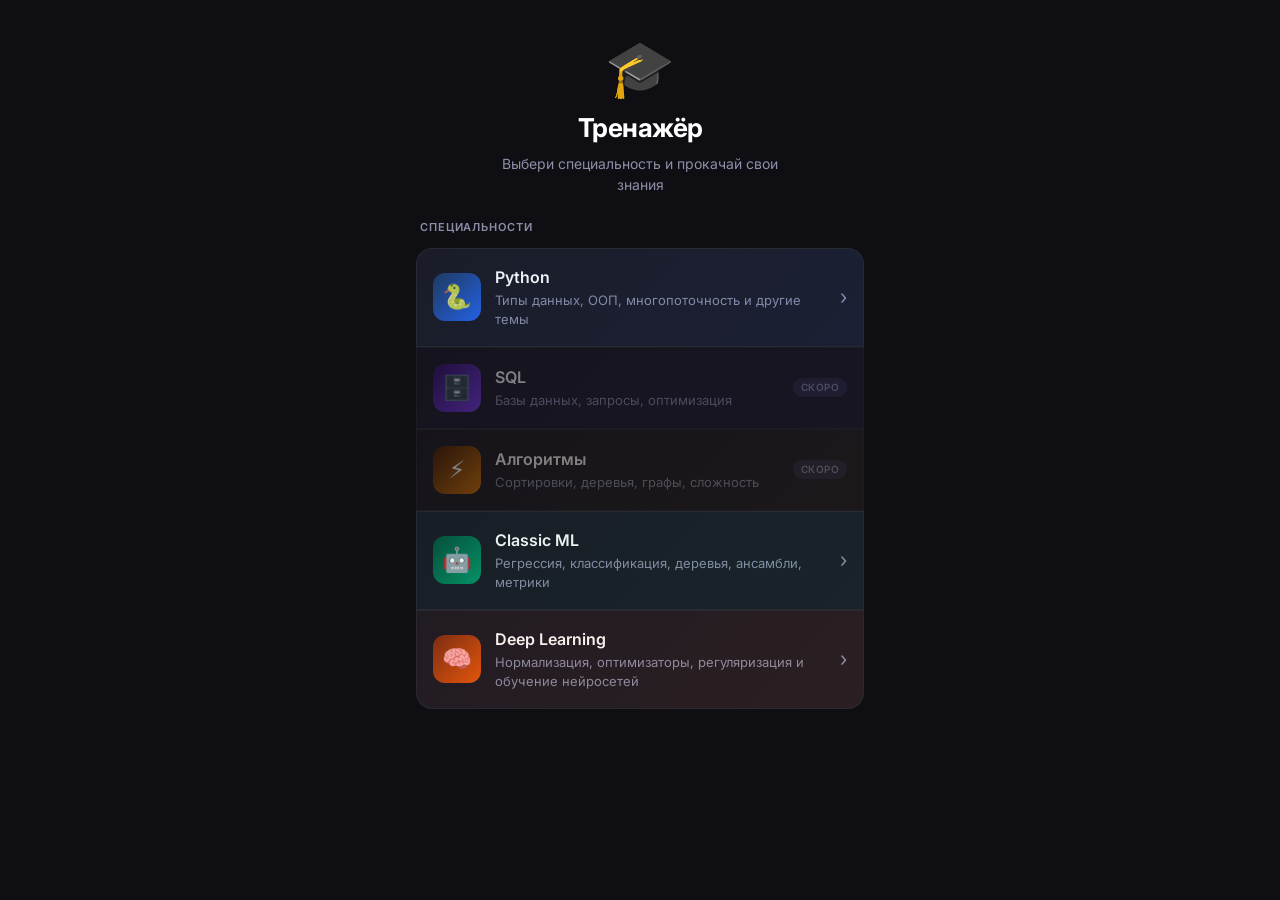
<file: index.html>
<!DOCTYPE html>
<html lang="ru" style="background:#0f0f13;color:#fff">

<head>
  <meta charset="UTF-8" />
  <meta name="viewport" content="width=device-width, initial-scale=1.0, viewport-fit=cover" />
  <meta name="color-scheme" content="dark" />
  <meta name="theme-color" content="#0f0f13" />
  <title>Тренажёр — выбор специальности</title>
  <meta name="description" content="Интерактивный тренажёр по техническим дисциплинам: Python, SQL, алгоритмы" />
  <link rel="preconnect" href="https://fonts.googleapis.com" />
  <link rel="preconnect" href="https://fonts.gstatic.com" crossorigin />
  <link href="https://fonts.googleapis.com/css2?family=Inter:wght@400;500;600;700&display=swap" rel="stylesheet" />
  <link rel="stylesheet" href="css/style.css" />
  <script src="https://telegram.org/js/telegram-web-app.js"></script>
</head>

<body>
  <div class="app">
    <div class="screen screen-transition" id="home-screen">

      <!-- Hero -->
      <div class="hero">
        <div class="hero-icon">🎓</div>
        <h1 class="hero-title">Тренажёр</h1>
        <p class="hero-sub">Выбери специальность и прокачай свои знания</p>
      </div>

      <!-- Specialties list -->
      <p class="section-label">Специальности</p>
      <div class="card-list" id="specialties-list">
        <!-- Rendered by JS -->
        <div class="card specialty-card skeleton" style="height:80px"></div>
        <div class="card specialty-card skeleton" style="height:80px; margin-top:1px"></div>
      </div>

    </div>
  </div>

  <script>
    // Init Telegram WebApp if available
    if (window.Telegram?.WebApp) {
      const tg = Telegram.WebApp;
      tg.ready();
      tg.expand();
      // Force dark theme regardless of user's Telegram theme
      tg.setBackgroundColor('#0f0f13');
      tg.setHeaderColor('#0f0f13');
    }

    // Load config and render specialties
    async function loadSpecialties() {
      try {
        const res = await fetch('data/config.json');
        const cfg = await res.json();
        renderSpecialties(cfg.specialties);
      } catch (e) {
        document.getElementById('specialties-list').innerHTML =
          '<p style="padding:20px;color:var(--tg-hint);text-align:center">Не удалось загрузить данные</p>';
      }
    }

    function renderSpecialties(specialties) {
      const list = document.getElementById('specialties-list');
      list.innerHTML = specialties.map(s => `
        <div class="card specialty-card ${s.available ? '' : 'unavailable'}"
             style="--card-gradient: ${s.gradient}"
             id="specialty-${s.id}"
             ${s.available ? `onclick="goToTopics('${s.id}', '${s.name}', '${encodeURIComponent(s.dataFile)}')"` : ''}>
          <div class="icon-wrap" style="background: ${s.gradient}">${s.icon}</div>
          <div class="info">
            <div class="name">${s.name}</div>
            <div class="desc">${s.description}</div>
          </div>
          ${s.available
          ? '<div class="arrow">›</div>'
          : '<span class="badge-coming">Скоро</span>'
        }
        </div>
      `).join('');
    }

    function goToTopics(id, name, fileEncoded) {
      // Store in sessionStorage for topics page
      sessionStorage.setItem('specialty', JSON.stringify({
        id,
        name,
        dataFile: decodeURIComponent(fileEncoded),
      }));
      window.location.href = 'topics.html';
    }

    loadSpecialties();
  </script>
</body>

</html>
</file>
<file: css/style.css>
:root {
  /* Fixed dark colors — NOT using tg-theme vars (they break in light Telegram themes) */
  --tg-bg: #0f0f13;
  --tg-text: #ffffff;
  --tg-hint: #8b8fa8;
  --tg-link: #3b82f6;
  --tg-button: #3b82f6;
  --tg-button-text: #ffffff;
  --tg-secondary-bg: #1a1a24;

  /* Custom tokens */
  --surface: #1a1a24;
  --surface-2: #22223a;
  --surface-3: #2a2a42;
  --border: rgba(255, 255, 255, 0.07);
  --radius-sm: 12px;
  --radius-md: 16px;
  --radius-lg: 24px;
  --radius-xl: 32px;

  /* Status colors */
  --green: #22c55e;
  --green-dim: rgba(34, 197, 94, 0.15);
  --red: #ef4444;
  --red-dim: rgba(239, 68, 68, 0.15);
  --yellow: #f59e0b;
  --yellow-dim: rgba(245, 158, 11, 0.15);
  --blue: #3b82f6;
  --blue-dim: rgba(59, 130, 246, 0.15);
  --purple: #8b5cf6;
  --purple-dim: rgba(139, 92, 246, 0.15);

  /* Typography */
  --font: 'Inter', 'SF Pro Display', system-ui, sans-serif;
  --fw-normal: 400;
  --fw-medium: 500;
  --fw-semibold: 600;
  --fw-bold: 700;

  /* Transitions */
  --ease: cubic-bezier(0.4, 0, 0.2, 1);
  --duration: 200ms;
}

/* ─── Reset ─────────────────────────────── */
*,
*::before,
*::after {
  box-sizing: border-box;
  margin: 0;
  padding: 0;
  -webkit-tap-highlight-color: transparent;
}

html {
  height: 100%;
  font-size: 16px;
  -webkit-text-size-adjust: 100%;
  background: #0f0f13 !important;
}

body {
  min-height: 100%;
  background: #0f0f13 !important;
  color: #ffffff !important;
  font-family: var(--font);
  font-weight: var(--fw-normal);
  line-height: 1.5;
  overscroll-behavior: none;
  -webkit-font-smoothing: antialiased;
}

a {
  color: inherit;
  text-decoration: none;
}

button {
  border: none;
  background: none;
  cursor: pointer;
  font-family: inherit;
}

img {
  display: block;
  max-width: 100%;
}

/* ─── Layout ─────────────────────────────── */
.app {
  max-width: 480px;
  margin: 0 auto;
  min-height: 100vh;
  display: flex;
  flex-direction: column;
}

.screen {
  flex: 1;
  display: flex;
  flex-direction: column;
  padding: 16px;
  gap: 12px;
}

/* ─── Header ─────────────────────────────── */
.header {
  display: flex;
  align-items: center;
  gap: 12px;
  padding: 8px 0 4px;
}

.header-back {
  width: 36px;
  height: 36px;
  border-radius: 50%;
  background: var(--surface);
  display: flex;
  align-items: center;
  justify-content: center;
  color: var(--tg-hint);
  font-size: 18px;
  flex-shrink: 0;
  transition: background var(--duration) var(--ease);
}

.header-back:active {
  background: var(--surface-2);
}

.header-title {
  font-size: 18px;
  font-weight: var(--fw-semibold);
  line-height: 1.2;
}

.header-sub {
  font-size: 13px;
  color: var(--tg-hint);
  margin-top: 1px;
}

/* ─── Hero ───────────────────────────────── */
.hero {
  display: flex;
  flex-direction: column;
  align-items: center;
  text-align: center;
  padding: 24px 16px 8px;
}

.hero-icon {
  font-size: 56px;
  line-height: 1;
  margin-bottom: 12px;
  animation: float 3s ease-in-out infinite;
}

@keyframes float {

  0%,
  100% {
    transform: translateY(0);
  }

  50% {
    transform: translateY(-6px);
  }
}

.hero-title {
  font-size: 26px;
  font-weight: var(--fw-bold);
  letter-spacing: -0.5px;
}

.hero-sub {
  font-size: 14px;
  color: var(--tg-hint);
  margin-top: 6px;
  max-width: 280px;
}

/* ─── Section label ─────────────────────── */
.section-label {
  font-size: 11px;
  font-weight: var(--fw-semibold);
  letter-spacing: 0.08em;
  text-transform: uppercase;
  color: var(--tg-hint);
  padding: 0 4px;
  margin-top: 4px;
}

/* ─── Cards ──────────────────────────────── */
.card {
  background: var(--surface);
  border-radius: var(--radius-md);
  border: 1px solid var(--border);
  overflow: hidden;
  transition: transform var(--duration) var(--ease),
    box-shadow var(--duration) var(--ease);
}

.card:active {
  transform: scale(0.98);
}

/* Specialty card */
.specialty-card {
  display: flex;
  align-items: center;
  gap: 14px;
  padding: 16px;
  cursor: pointer;
  position: relative;
  overflow: hidden;
}

.specialty-card::before {
  content: '';
  position: absolute;
  inset: 0;
  background: var(--card-gradient);
  opacity: 0.08;
  pointer-events: none;
}

.specialty-card .icon-wrap {
  width: 48px;
  height: 48px;
  border-radius: var(--radius-sm);
  display: flex;
  align-items: center;
  justify-content: center;
  font-size: 24px;
  flex-shrink: 0;
  background: var(--card-gradient);
}

.specialty-card .info {
  flex: 1;
}

.specialty-card .name {
  font-size: 16px;
  font-weight: var(--fw-semibold);
}

.specialty-card .desc {
  font-size: 13px;
  color: var(--tg-hint);
  margin-top: 2px;
}

.specialty-card .badge-coming {
  font-size: 10px;
  font-weight: var(--fw-semibold);
  padding: 2px 8px;
  border-radius: 100px;
  background: var(--surface-3);
  color: var(--tg-hint);
  letter-spacing: 0.05em;
  text-transform: uppercase;
}

.specialty-card .arrow {
  color: var(--tg-hint);
  font-size: 20px;
}

.specialty-card.unavailable {
  opacity: 0.5;
  cursor: not-allowed;
}

/* Topic card */
.topic-card {
  display: flex;
  align-items: center;
  gap: 12px;
  padding: 14px 16px;
  cursor: pointer;
}

.topic-card .topic-dot {
  width: 10px;
  height: 10px;
  border-radius: 50%;
  background: var(--accent-color, var(--blue));
  flex-shrink: 0;
}

.topic-card .topic-name {
  flex: 1;
  font-size: 15px;
  font-weight: var(--fw-medium);
}

.topic-card .topic-count {
  font-size: 13px;
  color: var(--tg-hint);
  background: var(--surface-2);
  padding: 2px 8px;
  border-radius: 100px;
}

.topic-card .arrow {
  color: var(--tg-hint);
  font-size: 18px;
  margin-left: 4px;
}

/* Divider inside card stack */
.card-list .card+.card {
  border-top-left-radius: 0;
  border-top-right-radius: 0;
  border-top: 1px solid var(--border);
}

.card-list .card:not(:last-child) {
  border-bottom-left-radius: 0;
  border-bottom-right-radius: 0;
}

/* Mode cards */
.mode-card {
  display: flex;
  align-items: center;
  gap: 14px;
  padding: 16px;
  cursor: pointer;
}

.mode-card .mode-icon {
  width: 44px;
  height: 44px;
  border-radius: var(--radius-sm);
  display: flex;
  align-items: center;
  justify-content: center;
  font-size: 22px;
  flex-shrink: 0;
}

.mode-card .mode-info {
  flex: 1;
}

.mode-card .mode-name {
  font-size: 15px;
  font-weight: var(--fw-semibold);
}

.mode-card .mode-desc {
  font-size: 13px;
  color: var(--tg-hint);
  margin-top: 2px;
}

/* ─── Quiz card ──────────────────────────── */
.quiz-progress {
  display: flex;
  flex-direction: column;
  gap: 8px;
}

.progress-info {
  display: flex;
  justify-content: space-between;
  align-items: center;
  font-size: 13px;
  color: var(--tg-hint);
}

.progress-bar {
  height: 4px;
  background: var(--surface-2);
  border-radius: 100px;
  overflow: hidden;
}

.progress-fill {
  height: 100%;
  background: var(--blue);
  border-radius: 100px;
  transition: width 0.4s var(--ease);
}

/* Timer badge */
.timer-badge {
  font-size: 13px;
  font-weight: var(--fw-semibold);
  color: var(--yellow);
  background: var(--yellow-dim);
  padding: 2px 10px;
  border-radius: 100px;
}

.timer-badge.urgent {
  color: var(--red);
  background: var(--red-dim);
  animation: pulse 1s infinite;
}

@keyframes pulse {

  0%,
  100% {
    opacity: 1;
  }

  50% {
    opacity: 0.5;
  }
}

/* Question card */
.question-card {
  background: var(--surface);
  border-radius: var(--radius-lg);
  border: 1px solid var(--border);
  padding: 24px 20px;
  display: flex;
  flex-direction: column;
  gap: 16px;
}

.question-category {
  display: inline-flex;
  align-items: center;
  gap: 6px;
  font-size: 11px;
  font-weight: var(--fw-semibold);
  letter-spacing: 0.08em;
  text-transform: uppercase;
  color: var(--blue);
  background: var(--blue-dim);
  padding: 4px 10px;
  border-radius: 100px;
  width: fit-content;
}

.question-text {
  font-size: 17px;
  font-weight: var(--fw-semibold);
  line-height: 1.4;
  letter-spacing: -0.2px;
}

/* Answer reveal sections */
.hint-block,
.answer-block {
  border-radius: var(--radius-sm);
  padding: 14px 16px;
  animation: slideDown 0.25s var(--ease);
}

@keyframes slideDown {
  from {
    opacity: 0;
    transform: translateY(-8px);
  }

  to {
    opacity: 1;
    transform: translateY(0);
  }
}

.hint-block {
  background: var(--yellow-dim);
  border: 1px solid rgba(245, 158, 11, 0.2);
}

.hint-label {
  font-size: 11px;
  font-weight: var(--fw-semibold);
  letter-spacing: 0.08em;
  text-transform: uppercase;
  color: var(--yellow);
  margin-bottom: 6px;
}

.hint-text {
  font-size: 14px;
  line-height: 1.5;
  color: #d4c79a;
}

.answer-block {
  background: var(--green-dim);
  border: 1px solid rgba(34, 197, 94, 0.2);
}

.answer-label {
  font-size: 11px;
  font-weight: var(--fw-semibold);
  letter-spacing: 0.08em;
  text-transform: uppercase;
  color: var(--green);
  margin-bottom: 6px;
}

.answer-text {
  font-size: 14px;
  line-height: 1.6;
  color: #e2e8f0;
  white-space: pre-line;
}

.code-block {
  margin-top: 10px;
  background: #0d1117;
  border-radius: var(--radius-sm);
  padding: 12px 14px;
  font-family: 'JetBrains Mono', 'Fira Code', 'Courier New', monospace;
  font-size: 12px;
  line-height: 1.6;
  color: #e6edf3;
  overflow-x: auto;
  white-space: pre;
}

/* ─── Action buttons ─────────────────────── */
.actions {
  display: flex;
  flex-direction: column;
  gap: 8px;
  margin-top: auto;
  padding-top: 8px;
}

.btn {
  display: flex;
  align-items: center;
  justify-content: center;
  gap: 8px;
  padding: 15px 20px;
  border-radius: var(--radius-md);
  font-size: 16px;
  font-weight: var(--fw-semibold);
  transition: transform var(--duration) var(--ease),
    opacity var(--duration) var(--ease);
  cursor: pointer;
  width: 100%;
}

.btn:active {
  transform: scale(0.97);
  opacity: 0.85;
}

.btn-know {
  background: var(--green);
  color: #fff;
}

.btn-hint {
  background: var(--yellow-dim);
  color: var(--yellow);
  border: 1px solid rgba(245, 158, 11, 0.3);
}

.btn-dont-know {
  background: var(--red-dim);
  color: var(--red);
  border: 1px solid rgba(239, 68, 68, 0.3);
}

.btn-next {
  background: var(--blue);
  color: #fff;
}

.btn-primary {
  background: var(--blue);
  color: #fff;
}

.btn-secondary {
  background: var(--surface-2);
  color: var(--tg-text);
}

.btn-ghost {
  background: transparent;
  color: var(--tg-hint);
  font-size: 14px;
}

/* ─── Results screen ─────────────────────── */
.results-hero {
  display: flex;
  flex-direction: column;
  align-items: center;
  gap: 8px;
  padding: 24px 0 8px;
}

.results-emoji {
  font-size: 64px;
  animation: popIn 0.5s cubic-bezier(0.34, 1.56, 0.64, 1);
}

@keyframes popIn {
  from {
    transform: scale(0);
    opacity: 0;
  }

  to {
    transform: scale(1);
    opacity: 1;
  }
}

.results-title {
  font-size: 24px;
  font-weight: var(--fw-bold);
  letter-spacing: -0.5px;
}

.results-sub {
  font-size: 14px;
  color: var(--tg-hint);
}

.stats-grid {
  display: grid;
  grid-template-columns: 1fr 1fr;
  gap: 8px;
}

.stat-card {
  background: var(--surface);
  border-radius: var(--radius-md);
  border: 1px solid var(--border);
  padding: 16px;
  display: flex;
  flex-direction: column;
  gap: 4px;
}

.stat-value {
  font-size: 28px;
  font-weight: var(--fw-bold);
  line-height: 1;
}

.stat-label {
  font-size: 12px;
  color: var(--tg-hint);
}

.stat-card.green {
  border-color: rgba(34, 197, 94, 0.3);
}

.stat-card.green .stat-value {
  color: var(--green);
}

.stat-card.red {
  border-color: rgba(239, 68, 68, 0.3);
}

.stat-card.red .stat-value {
  color: var(--red);
}

.stat-card.blue {
  border-color: rgba(59, 130, 246, 0.3);
}

.stat-card.blue .stat-value {
  color: var(--blue);
}

.stat-card.yellow {
  border-color: rgba(245, 158, 11, 0.3);
}

.stat-card.yellow .stat-value {
  color: var(--yellow);
}

/* ─── Skeleton loading ───────────────────── */
.skeleton {
  background: linear-gradient(90deg, var(--surface) 25%, var(--surface-3) 50%, var(--surface) 75%);
  background-size: 200% 100%;
  animation: shimmer 1.5s infinite;
  border-radius: var(--radius-sm);
}

@keyframes shimmer {
  from {
    background-position: 200% 0;
  }

  to {
    background-position: -200% 0;
  }
}

/* ─── Utils ──────────────────────────────── */
.hidden {
  display: none !important;
}

.text-hint {
  color: var(--tg-hint);
}

.text-green {
  color: var(--green);
}

.text-red {
  color: var(--red);
}

.text-blue {
  color: var(--blue);
}

.mt-auto {
  margin-top: auto;
}

/* ─── Transitions between screens ───────── */
.screen-transition {
  animation: screenIn 0.2s var(--ease);
}

@keyframes screenIn {
  from {
    opacity: 0;
    transform: translateY(12px);
  }

  to {
    opacity: 1;
    transform: translateY(0);
  }
}
</file>
